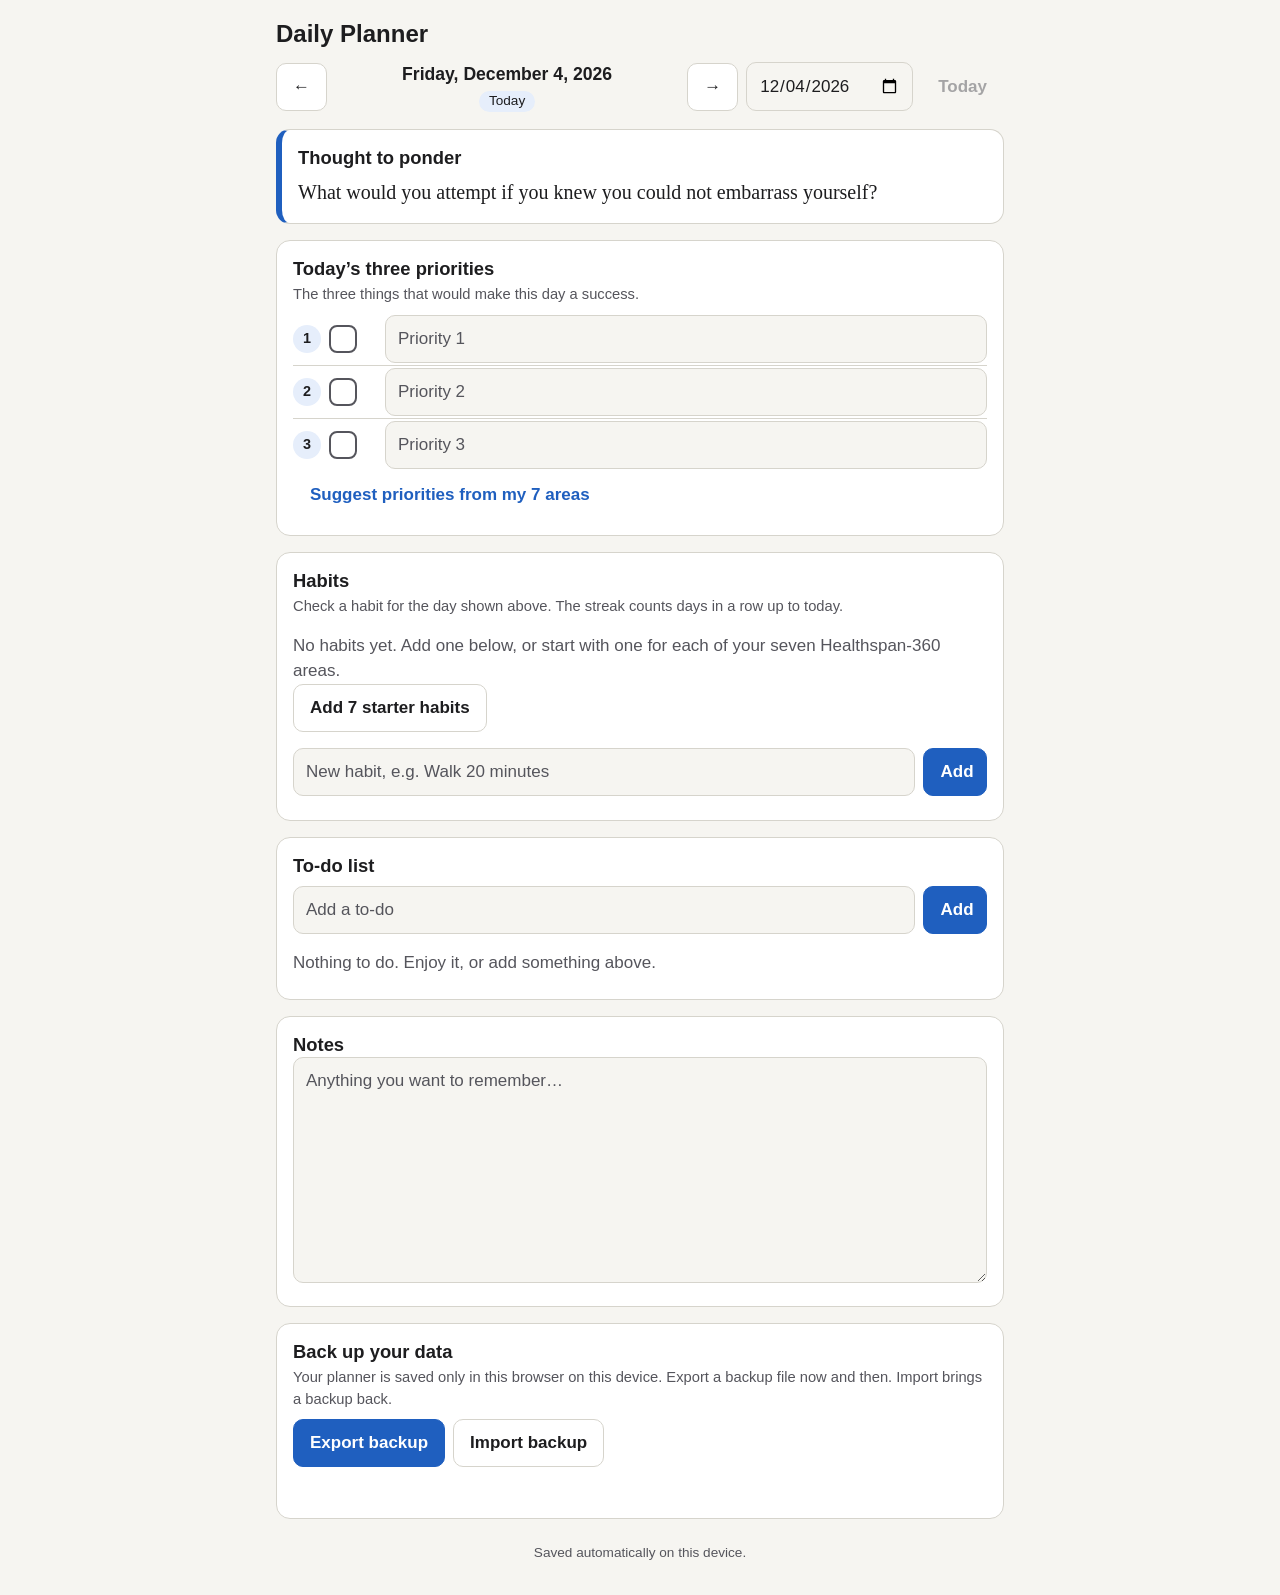
<file: index.html>
<!DOCTYPE html>
<html lang="en">
<head>
  <meta charset="utf-8">
  <meta name="viewport" content="width=device-width, initial-scale=1, viewport-fit=cover">
  <title>Daily Planner</title>
  <meta name="description" content="A personal daily planner: to-dos, three priorities, habits, a thought of the day, and notes.">
  <meta name="color-scheme" content="light dark">
  <meta name="theme-color" content="#f6f5f1" media="(prefers-color-scheme: light)">
  <meta name="theme-color" content="#121214" media="(prefers-color-scheme: dark)">

  <!-- Add to Home Screen (iPad / iPhone) -->
  <meta name="apple-mobile-web-app-capable" content="yes">
  <meta name="mobile-web-app-capable" content="yes">
  <meta name="apple-mobile-web-app-title" content="Planner">
  <meta name="apple-mobile-web-app-status-bar-style" content="default">
  <link rel="apple-touch-icon" href="icons/apple-touch-icon.png">
  <link rel="icon" type="image/png" href="icons/icon-192.png">
  <link rel="manifest" href="manifest.webmanifest">

  <link rel="stylesheet" href="styles.css">
</head>
<body data-app="planner">
  <a class="skip-link" href="#main">Skip to planner</a>

  <div id="warning" class="warning" role="alert" hidden></div>

  <header class="top">
    <h1>Daily Planner</h1>
    <nav class="date-bar" aria-label="Choose a day">
      <button type="button" id="btn-prev" class="btn" aria-label="Previous day">&#8592;</button>
      <div class="date-main">
        <p id="date-title" class="date-title" aria-live="polite"></p>
        <p><span id="date-tag" class="date-tag"></span></p>
      </div>
      <button type="button" id="btn-next" class="btn" aria-label="Next day">&#8594;</button>
      <label class="date-pick">
        <span class="sr-only">Jump to date</span>
        <input type="date" id="date-picker">
      </label>
      <button type="button" id="btn-today" class="btn btn-text">Today</button>
    </nav>
  </header>

  <main id="main">
    <section class="card thought" aria-labelledby="h-thought">
      <h2 id="h-thought">Thought to ponder</h2>
      <p id="thought-text" class="thought-text"></p>
    </section>

    <section class="card" aria-labelledby="h-prio">
      <h2 id="h-prio">Today&rsquo;s three priorities</h2>
      <p class="hint">The three things that would make this day a success.</p>
      <ol id="priority-list" class="list"></ol>
      <button type="button" id="btn-starter-prio" class="btn btn-text">Suggest priorities from my 7 areas</button>
    </section>

    <section class="card" aria-labelledby="h-habits">
      <h2 id="h-habits">Habits</h2>
      <p class="hint">Check a habit for the day shown above. The streak counts days in a row up to today.</p>
      <ul id="habit-list" class="list"></ul>
      <div id="habit-empty" class="empty">
        <p>No habits yet. Add one below, or start with one for each of your seven Healthspan-360 areas.</p>
        <button type="button" id="btn-starter" class="btn">Add 7 starter habits</button>
      </div>
      <form id="habit-form" class="add-form">
        <label class="sr-only" for="habit-input">New habit</label>
        <input type="text" id="habit-input" maxlength="80" placeholder="New habit, e.g. Walk 20 minutes" autocomplete="off">
        <button type="submit" class="btn btn-primary">Add</button>
      </form>
    </section>

    <section class="card" aria-labelledby="h-todo">
      <div class="card-head">
        <h2 id="h-todo">To-do list</h2>
        <span id="todo-count" class="count"></span>
      </div>
      <form id="todo-form" class="add-form">
        <label class="sr-only" for="todo-input">New to-do</label>
        <input type="text" id="todo-input" maxlength="500" placeholder="Add a to-do" autocomplete="off">
        <button type="submit" class="btn btn-primary">Add</button>
      </form>
      <ul id="todo-list" class="list"></ul>
      <p id="todo-empty" class="empty">Nothing to do. Enjoy it, or add something above.</p>
      <button type="button" id="btn-clear-done" class="btn btn-text" hidden>Clear finished to-dos</button>
    </section>

    <section class="card" aria-labelledby="h-notes">
      <h2 id="h-notes">Notes</h2>
      <label class="sr-only" for="notes">Notes</label>
      <textarea id="notes" rows="8" placeholder="Anything you want to remember&hellip;"></textarea>
    </section>

    <section class="card" aria-labelledby="h-data">
      <h2 id="h-data">Back up your data</h2>
      <p class="hint">Your planner is saved only in this browser on this device. Export a backup file now and then. Import brings a backup back.</p>
      <div class="btn-row">
        <button type="button" id="btn-export" class="btn btn-primary">Export backup</button>
        <button type="button" id="btn-import" class="btn">Import backup</button>
        <input type="file" id="import-file" accept="application/json,.json" hidden>
      </div>
      <p id="status" class="status" role="status" aria-live="polite"></p>
    </section>
  </main>

  <footer class="foot"><p>Saved automatically on this device.</p></footer>

  <script src="app.js"></script>
</body>
</html>
</file>
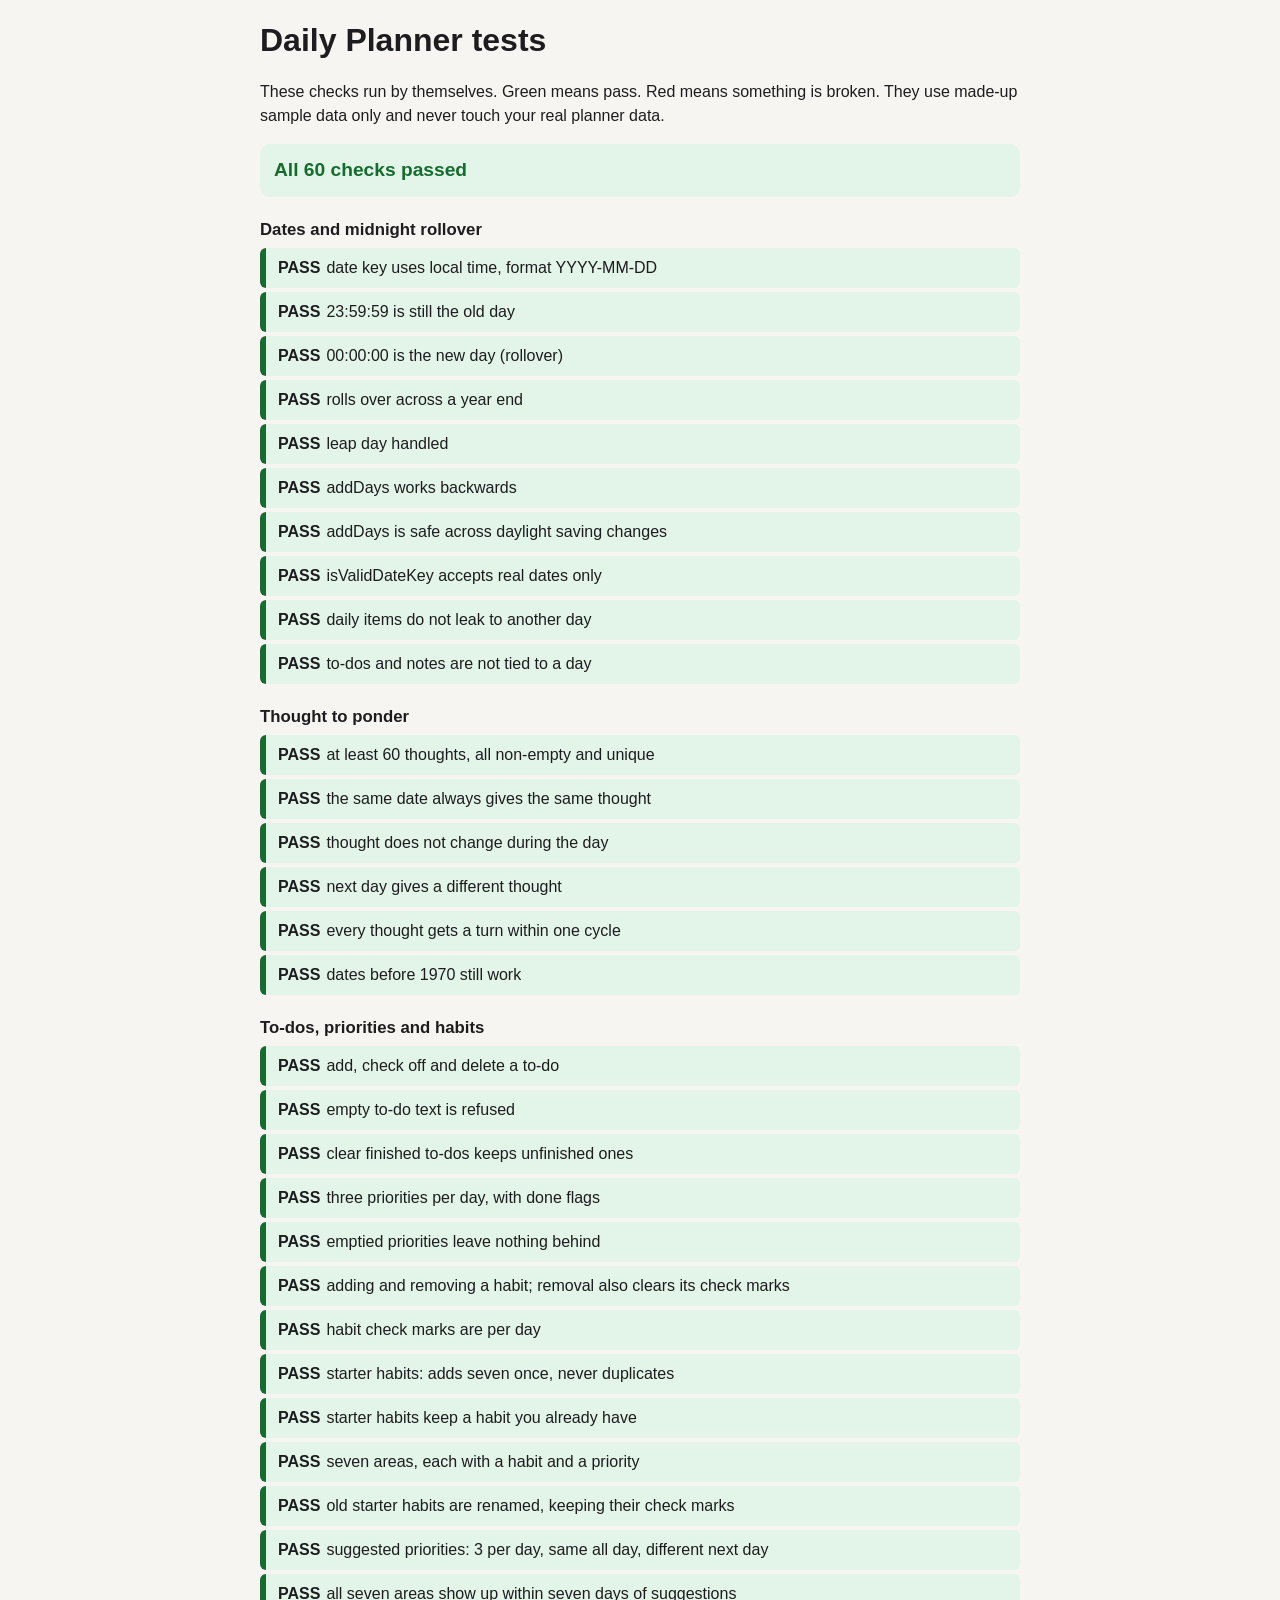
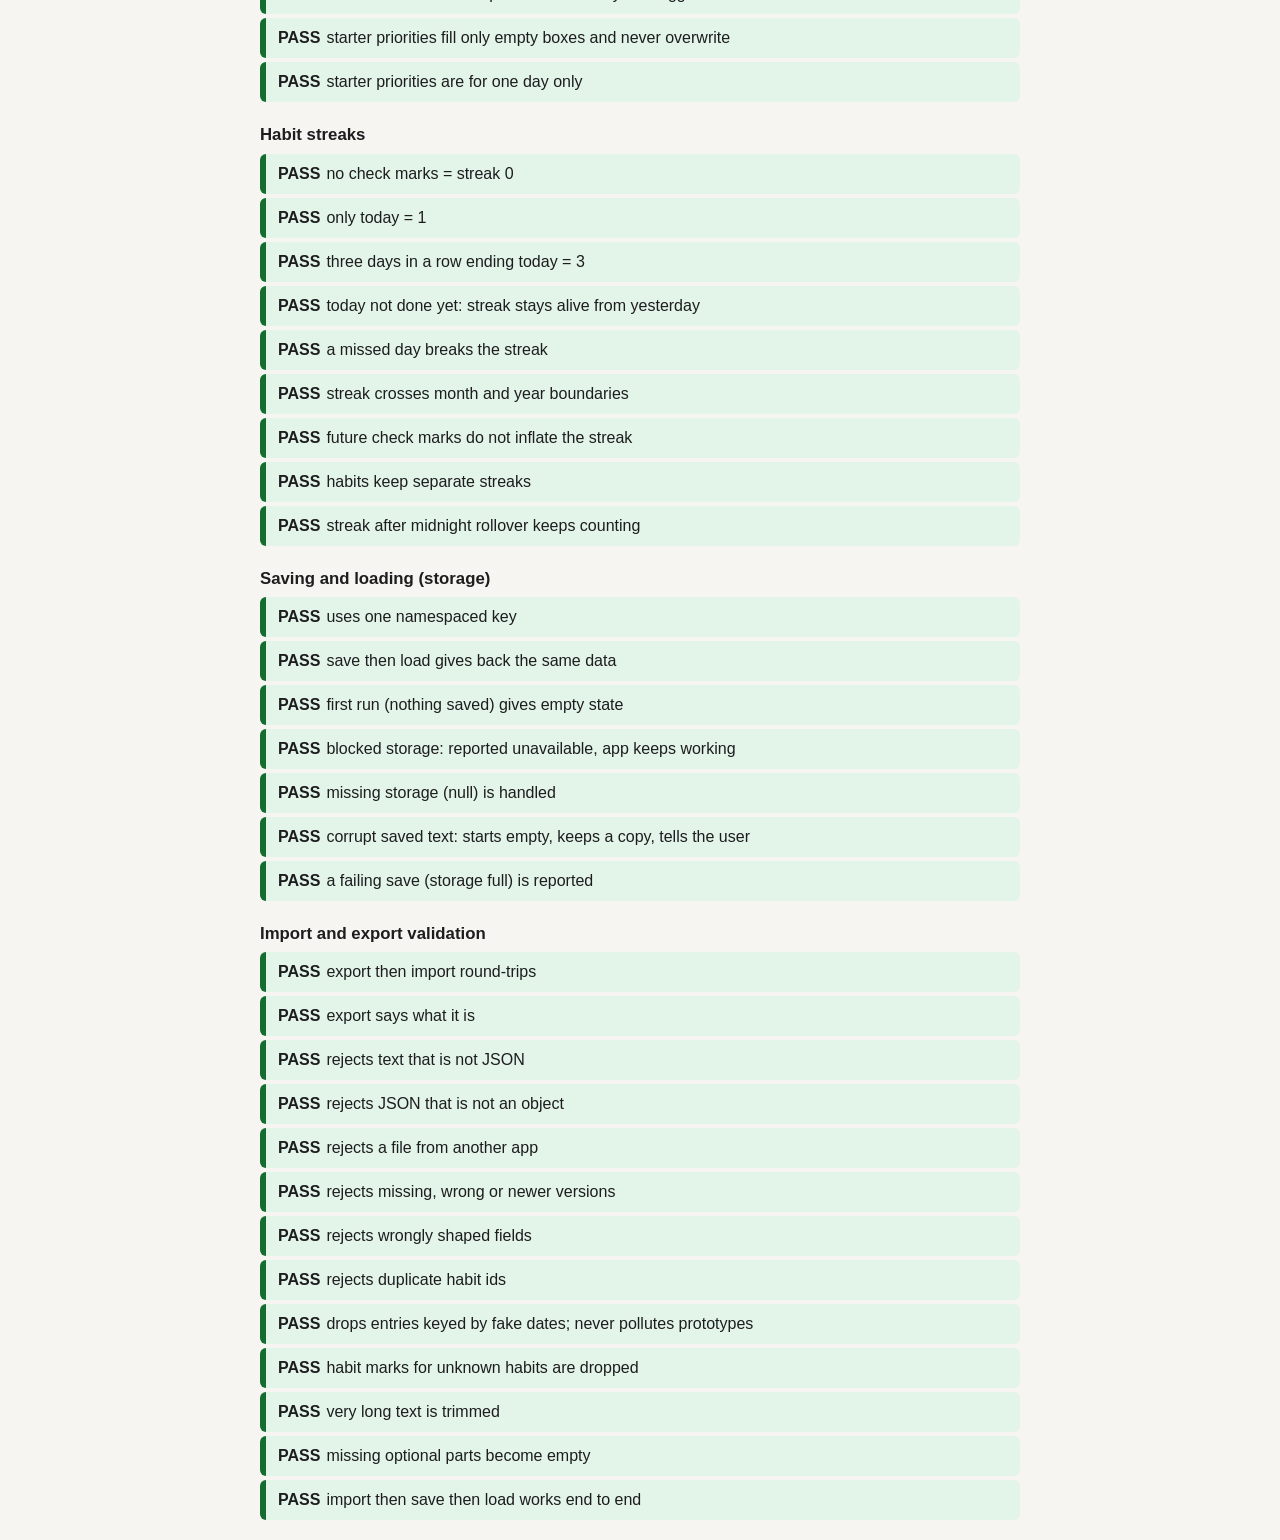
<file: tests.html>
<!DOCTYPE html>
<html lang="en">
<head>
  <meta charset="utf-8">
  <meta name="viewport" content="width=device-width, initial-scale=1">
  <title>Daily Planner tests</title>
  <meta name="color-scheme" content="light dark">
  <style>
    :root { --bg:#f6f5f1; --text:#1d1d1f; --pass:#146c2e; --pass-bg:#e3f4e8; --fail:#a4262c; --fail-bg:#fbe4e5; --line:#d6d4cc; }
    @media (prefers-color-scheme: dark) { :root { --bg:#121214; --text:#f2f2f4; --pass:#7fd49a; --pass-bg:#16301f; --fail:#ff9aa0; --fail-bg:#40191c; --line:#3a3a41; } }
    body { font: 16px/1.5 -apple-system, "Segoe UI", Roboto, sans-serif; background: var(--bg); color: var(--text); max-width: 760px; margin: 0 auto; padding: 16px; }
    h1 { margin: 0 0 4px; }
    #summary { font-size: 1.2rem; font-weight: 700; padding: 12px 14px; border-radius: 10px; margin: 12px 0; }
    #summary.pass { background: var(--pass-bg); color: var(--pass); }
    #summary.fail { background: var(--fail-bg); color: var(--fail); }
    h2 { font-size: 1.05rem; margin: 20px 0 6px; }
    ul { list-style: none; margin: 0; padding: 0; }
    li { padding: 8px 12px; border-left: 6px solid var(--line); margin: 4px 0; border-radius: 6px; }
    li.pass { border-color: var(--pass); background: var(--pass-bg); }
    li.fail { border-color: var(--fail); background: var(--fail-bg); }
    .mark { font-weight: 700; margin-right: 6px; }
    .msg { display: block; font-size: 0.9rem; opacity: 0.9; }
  </style>
</head>
<body>
  <h1>Daily Planner tests</h1>
  <p>These checks run by themselves. Green means pass. Red means something is broken. They use made-up sample data only and never touch your real planner data.</p>
  <div id="summary" role="status">Running&hellip;</div>
  <div id="results"></div>

  <!-- This page has no data-app attribute, so app.js loads only its logic. -->
  <script src="app.js"></script>
  <script>
  (function () {
    var P = window.Planner;
    var groups = [], current = null, passed = 0, failed = 0;

    function group(name) { current = { name: name, items: [] }; groups.push(current); }
    function test(name, fn) {
      try { fn(); current.items.push({ name: name, ok: true }); passed++; }
      catch (e) { current.items.push({ name: name, ok: false, msg: e && e.message ? e.message : String(e) }); failed++; }
    }
    function eq(actual, expected, label) {
      var a = JSON.stringify(actual), b = JSON.stringify(expected);
      if (a !== b) { throw new Error((label ? label + ': ' : '') + 'expected ' + b + ' but got ' + a); }
    }
    function ok(cond, label) { if (!cond) { throw new Error(label || 'condition was false'); } }

    // A pretend localStorage, so tests never touch the real one.
    function fakeStorage(opts) {
      opts = opts || {};
      var data = {};
      return {
        data: data,
        getItem: function (k) { return Object.prototype.hasOwnProperty.call(data, k) ? data[k] : null; },
        setItem: function (k, v) { if (opts.throws) { throw new Error('blocked'); } data[k] = String(v); },
        removeItem: function (k) { delete data[k]; }
      };
    }
    function sample() {
      var s = P.emptyState();
      P.addTodo(s, 'Sample task');
      var h = P.addHabit(s, 'Sample habit');
      P.setHabitDone(s, h.id, '2026-01-02', true);
      P.setPriorityText(s, '2026-01-02', 0, 'Sample priority');
      s.notes = 'Sample note';
      return s;
    }

    /* ---------- Dates and rollover ---------- */
    group('Dates and midnight rollover');
    test('date key uses local time, format YYYY-MM-DD', function () {
      eq(P.todayKey(new Date(2026, 0, 5, 9, 30)), '2026-01-05');
    });
    test('23:59:59 is still the old day', function () {
      eq(P.todayKey(new Date(2026, 5, 30, 23, 59, 59)), '2026-06-30');
    });
    test('00:00:00 is the new day (rollover)', function () {
      eq(P.todayKey(new Date(2026, 6, 1, 0, 0, 0)), '2026-07-01');
    });
    test('rolls over across a year end', function () {
      eq(P.todayKey(new Date(2027, 0, 1, 0, 0, 1)), '2027-01-01');
      eq(P.addDays('2026-12-31', 1), '2027-01-01');
    });
    test('leap day handled', function () {
      eq(P.addDays('2028-02-28', 1), '2028-02-29');
      eq(P.addDays('2027-02-28', 1), '2027-03-01');
    });
    test('addDays works backwards', function () {
      eq(P.addDays('2026-03-01', -1), '2026-02-28');
    });
    test('addDays is safe across daylight saving changes', function () {
      eq(P.addDays('2026-03-08', 1), '2026-03-09');
      eq(P.addDays('2026-11-01', 1), '2026-11-02');
      eq(P.addDays('2026-03-07', 3), '2026-03-10');
    });
    test('isValidDateKey accepts real dates only', function () {
      ok(P.isValidDateKey('2026-02-28'));
      ok(!P.isValidDateKey('2026-02-30'), 'Feb 30');
      ok(!P.isValidDateKey('2026-2-3'), 'no zero padding');
      ok(!P.isValidDateKey('__proto__'), '__proto__');
      ok(!P.isValidDateKey(20260101), 'a number');
      ok(!P.isValidDateKey(null), 'null');
    });
    test('daily items do not leak to another day', function () {
      var s = P.emptyState();
      P.setPriorityText(s, '2026-01-01', 0, 'Only on Jan 1');
      eq(P.getPriorities(s, '2026-01-01')[0].text, 'Only on Jan 1');
      eq(P.getPriorities(s, '2026-01-02')[0].text, '');
    });
    test('to-dos and notes are not tied to a day', function () {
      var s = P.emptyState();
      P.addTodo(s, 'Carry over'); s.notes = 'Keep me';
      // Nothing about a date is stored on them, so they appear every day.
      ok(!('date' in s.todos[0]), 'todo has no date');
      eq(s.notes, 'Keep me');
    });

    /* ---------- Thoughts ---------- */
    group('Thought to ponder');
    test('at least 60 thoughts, all non-empty and unique', function () {
      ok(P.THOUGHTS.length >= 60, 'only ' + P.THOUGHTS.length);
      var seen = {};
      P.THOUGHTS.forEach(function (t) {
        ok(typeof t === 'string' && t.length > 10, 'empty thought');
        ok(!seen[t], 'duplicate: ' + t); seen[t] = true;
      });
    });
    test('the same date always gives the same thought', function () {
      eq(P.thoughtFor('2026-05-05'), P.thoughtFor('2026-05-05'));
    });
    test('thought does not change during the day', function () {
      var morning = P.thoughtFor(P.todayKey(new Date(2026, 4, 5, 6, 0)));
      var night = P.thoughtFor(P.todayKey(new Date(2026, 4, 5, 23, 59)));
      eq(morning, night);
    });
    test('next day gives a different thought', function () {
      ok(P.thoughtFor('2026-05-05') !== P.thoughtFor('2026-05-06'));
    });
    test('every thought gets a turn within one cycle', function () {
      var seen = {}, d = '2026-01-01', n;
      for (n = 0; n < P.THOUGHTS.length; n++) { seen[P.thoughtFor(d)] = true; d = P.addDays(d, 1); }
      eq(Object.keys(seen).length, P.THOUGHTS.length);
    });
    test('dates before 1970 still work', function () {
      ok(typeof P.thoughtFor('1960-06-15') === 'string' && P.thoughtFor('1960-06-15').length > 0);
    });

    /* ---------- To-dos, priorities, habits ---------- */
    group('To-dos, priorities and habits');
    test('add, check off and delete a to-do', function () {
      var s = P.emptyState();
      var t = P.addTodo(s, '  Buy   sample milk ');
      eq(t.text, 'Buy sample milk', 'whitespace tidied');
      eq(s.todos.length, 1);
      P.toggleTodo(s, t.id); ok(s.todos[0].done, 'checked');
      P.toggleTodo(s, t.id); ok(!s.todos[0].done, 'unchecked');
      P.deleteTodo(s, t.id); eq(s.todos.length, 0);
    });
    test('empty to-do text is refused', function () {
      var s = P.emptyState();
      eq(P.addTodo(s, '   '), null); eq(s.todos.length, 0);
    });
    test('clear finished to-dos keeps unfinished ones', function () {
      var s = P.emptyState();
      var a = P.addTodo(s, 'A'); P.addTodo(s, 'B'); P.toggleTodo(s, a.id);
      eq(P.clearDoneTodos(s), 1); eq(s.todos.map(function (t) { return t.text; }), ['B']);
    });
    test('three priorities per day, with done flags', function () {
      var s = P.emptyState();
      eq(P.getPriorities(s, '2026-01-01').length, 3);
      P.setPriorityText(s, '2026-01-01', 2, 'Third'); P.setPriorityDone(s, '2026-01-01', 2, true);
      var p = P.getPriorities(s, '2026-01-01');
      eq(p[2], { text: 'Third', done: true });
      ok(!P.setPriorityText(s, '2026-01-01', 3, 'x'), 'index 3 refused');
    });
    test('emptied priorities leave nothing behind', function () {
      var s = P.emptyState();
      P.setPriorityText(s, '2026-01-01', 0, 'x'); P.setPriorityText(s, '2026-01-01', 0, '');
      eq(Object.keys(s.priorities).length, 0);
    });
    test('adding and removing a habit; removal also clears its check marks', function () {
      var s = P.emptyState();
      var h = P.addHabit(s, 'Sample habit');
      P.setHabitDone(s, h.id, '2026-01-01', true);
      ok(P.isHabitDone(s, h.id, '2026-01-01'));
      P.removeHabit(s, h.id);
      eq(s.habits.length, 0); eq(Object.keys(s.habitLog).length, 0);
    });
    test('habit check marks are per day', function () {
      var s = P.emptyState(); var h = P.addHabit(s, 'H');
      P.setHabitDone(s, h.id, '2026-01-01', true);
      ok(P.isHabitDone(s, h.id, '2026-01-01')); ok(!P.isHabitDone(s, h.id, '2026-01-02'));
      P.setHabitDone(s, h.id, '2026-01-01', false); ok(!P.isHabitDone(s, h.id, '2026-01-01'));
    });

    test('starter habits: adds seven once, never duplicates', function () {
      var s = P.emptyState();
      eq(P.addStarterHabits(s), 7); eq(s.habits.length, 7);
      eq(P.addStarterHabits(s), 0); eq(s.habits.length, 7);
    });
    test('starter habits keep a habit you already have', function () {
      var s = P.emptyState(); P.addHabit(s, P.STARTER_HABITS[0]);
      eq(P.addStarterHabits(s), 6); eq(s.habits.length, 7);
    });

    test('seven areas, each with a habit and a priority', function () {
      eq(P.AREAS.length, 7);
      P.AREAS.forEach(function (a) { ok(a.habit && a.priority, 'missing text'); });
    });
    test('old starter habits are renamed, keeping their check marks', function () {
      var s = P.emptyState(); var h = P.addHabit(s, 'Move: exercise or walk 20+ minutes');
      P.setHabitDone(s, h.id, '2026-01-01', true);
      eq(P.addStarterHabits(s), 6); eq(s.habits.length, 7);
      eq(s.habits[0].name, P.STARTER_HABITS[0]); ok(P.isHabitDone(s, h.id, '2026-01-01'));
    });
    test('suggested priorities: 3 per day, same all day, different next day', function () {
      eq(P.suggestedPriorities('2026-05-05').length, 3);
      eq(P.suggestedPriorities('2026-05-05'), P.suggestedPriorities('2026-05-05'));
      ok(P.suggestedPriorities('2026-05-05')[0] !== P.suggestedPriorities('2026-05-06')[0]);
    });
    test('all seven areas show up within seven days of suggestions', function () {
      var seen = {}, d = '2026-05-01', n;
      for (n = 0; n < 7; n++) { P.suggestedPriorities(d).forEach(function (t) { seen[t] = true; }); d = P.addDays(d, 1); }
      eq(Object.keys(seen).length, 7);
    });
    test('starter priorities fill only empty boxes and never overwrite', function () {
      var s = P.emptyState(); P.setPriorityText(s, '2026-05-05', 1, 'My own');
      eq(P.addStarterPriorities(s, '2026-05-05'), 2);
      var p = P.getPriorities(s, '2026-05-05');
      eq(p[1].text, 'My own'); ok(p[0].text && p[2].text);
      eq(P.addStarterPriorities(s, '2026-05-05'), 0);
    });
    test('starter priorities are for one day only', function () {
      var s = P.emptyState(); P.addStarterPriorities(s, '2026-05-05');
      eq(P.getPriorities(s, '2026-05-06')[0].text, '');
    });

    /* ---------- Streaks ---------- */
    group('Habit streaks');
    function streakWith(days, today) {
      var s = P.emptyState(); var h = P.addHabit(s, 'H');
      days.forEach(function (d) { P.setHabitDone(s, h.id, d, true); });
      return P.currentStreak(s, h.id, today);
    }
    test('no check marks = streak 0', function () { eq(streakWith([], '2026-03-10'), 0); });
    test('only today = 1', function () { eq(streakWith(['2026-03-10'], '2026-03-10'), 1); });
    test('three days in a row ending today = 3', function () {
      eq(streakWith(['2026-03-08', '2026-03-09', '2026-03-10'], '2026-03-10'), 3);
    });
    test('today not done yet: streak stays alive from yesterday', function () {
      eq(streakWith(['2026-03-08', '2026-03-09'], '2026-03-10'), 2);
    });
    test('a missed day breaks the streak', function () {
      eq(streakWith(['2026-03-07', '2026-03-08', '2026-03-10'], '2026-03-10'), 1);
      eq(streakWith(['2026-03-05', '2026-03-06'], '2026-03-10'), 0);
    });
    test('streak crosses month and year boundaries', function () {
      eq(streakWith(['2026-12-30', '2026-12-31', '2027-01-01', '2027-01-02'], '2027-01-02'), 4);
    });
    test('future check marks do not inflate the streak', function () {
      eq(streakWith(['2026-03-10', '2026-03-11', '2026-03-12'], '2026-03-10'), 1);
    });
    test('habits keep separate streaks', function () {
      var s = P.emptyState(); var a = P.addHabit(s, 'A'); var b = P.addHabit(s, 'B');
      P.setHabitDone(s, a.id, '2026-03-10', true); P.setHabitDone(s, a.id, '2026-03-09', true);
      P.setHabitDone(s, b.id, '2026-03-10', true);
      eq(P.currentStreak(s, a.id, '2026-03-10'), 2); eq(P.currentStreak(s, b.id, '2026-03-10'), 1);
    });
    test('streak after midnight rollover keeps counting', function () {
      var s = P.emptyState(); var h = P.addHabit(s, 'H');
      P.setHabitDone(s, h.id, '2026-03-09', true); P.setHabitDone(s, h.id, '2026-03-10', true);
      eq(P.currentStreak(s, h.id, P.todayKey(new Date(2026, 2, 10, 23, 59))), 2);
      eq(P.currentStreak(s, h.id, P.todayKey(new Date(2026, 2, 11, 0, 0))), 2, 'alive until the new day ends');
      eq(P.currentStreak(s, h.id, P.todayKey(new Date(2026, 2, 12, 0, 0))), 0, 'broken after a missed day');
    });

    /* ---------- Storage ---------- */
    group('Saving and loading (storage)');
    test('uses one namespaced key', function () {
      var fs = fakeStorage(); var store = P.createStore(fs);
      store.save(sample());
      eq(Object.keys(fs.data), [P.STORAGE_KEY]); eq(P.STORAGE_KEY, 'dailyPlanner.v1');
    });
    test('save then load gives back the same data', function () {
      var fs = fakeStorage(); var s = sample();
      P.createStore(fs).save(s);
      eq(P.createStore(fs).load(), s);
    });
    test('first run (nothing saved) gives empty state', function () {
      eq(P.createStore(fakeStorage()).load(), P.emptyState());
    });
    test('blocked storage: reported unavailable, app keeps working', function () {
      var store = P.createStore(fakeStorage({ throws: true }));
      ok(!store.available, 'available should be false');
      eq(store.save(sample()), false);
      ok(store.saveProblem, 'saveProblem set');
      eq(store.load().notes, 'Sample note', 'kept in memory for this visit');
    });
    test('missing storage (null) is handled', function () {
      var store = P.createStore(null); ok(!store.available); eq(store.load(), P.emptyState());
    });
    test('corrupt saved text: starts empty, keeps a copy, tells the user', function () {
      var fs = fakeStorage(); fs.data[P.STORAGE_KEY] = '{ not json';
      var store = P.createStore(fs);
      eq(store.load(), P.emptyState()); ok(store.loadProblem, 'loadProblem set');
      eq(fs.data[P.STORAGE_KEY + '.unreadable'], '{ not json');
    });
    test('a failing save (storage full) is reported', function () {
      var fs = fakeStorage(); var store = P.createStore(fs);
      fs.setItem = function () { throw new Error('quota'); };
      eq(store.save(sample()), false); ok(store.saveProblem);
    });

    /* ---------- Import / export ---------- */
    group('Import and export validation');
    function exported(mutate) {
      var env = P.buildExport(sample(), new Date(2026, 0, 2, 12, 0, 0));
      if (mutate) { mutate(env); }
      return JSON.stringify(env);
    }
    test('export then import round-trips', function () {
      var r = P.validateImport(exported());
      ok(r.ok, r.error);
      eq(r.state.todos.length, 1); eq(r.state.habits.length, 1); eq(r.state.notes, 'Sample note');
      eq(P.getPriorities(r.state, '2026-01-02')[0].text, 'Sample priority');
      ok(P.isHabitDone(r.state, r.state.habits[0].id, '2026-01-02'));
    });
    test('export says what it is', function () {
      var env = P.buildExport(P.emptyState());
      eq(env.app, 'dailyPlanner'); eq(env.version, 1); ok(typeof env.exportedAt === 'string');
    });
    test('rejects text that is not JSON', function () { ok(!P.validateImport('hello').ok); });
    test('rejects JSON that is not an object', function () {
      ok(!P.validateImport('[1,2,3]').ok); ok(!P.validateImport('null').ok); ok(!P.validateImport('"x"').ok);
    });
    test('rejects a file from another app', function () {
      ok(!P.validateImport(exported(function (e) { e.app = 'somethingElse'; })).ok);
      ok(!P.validateImport('{"todos":[]}').ok);
    });
    test('rejects missing, wrong or newer versions', function () {
      ok(!P.validateImport(exported(function (e) { delete e.version; })).ok, 'missing');
      ok(!P.validateImport(exported(function (e) { e.version = '1'; })).ok, 'text version');
      ok(!P.validateImport(exported(function (e) { e.version = 99; })).ok, 'newer');
    });
    test('rejects wrongly shaped fields', function () {
      ok(!P.validateImport(exported(function (e) { e.data.todos = 'nope'; })).ok, 'todos');
      ok(!P.validateImport(exported(function (e) { e.data.todos = [{ text: 5, done: false }]; })).ok, 'todo text');
      ok(!P.validateImport(exported(function (e) { e.data.todos = [{ text: 'a', done: 'yes' }]; })).ok, 'todo done');
      ok(!P.validateImport(exported(function (e) { e.data.habits = [{ name: 'x' }]; })).ok, 'habit id');
      ok(!P.validateImport(exported(function (e) { e.data.notes = 12; })).ok, 'notes');
      ok(!P.validateImport(exported(function (e) { e.data.priorities = []; })).ok, 'priorities');
      ok(!P.validateImport(exported(function (e) { e.data = 'x'; })).ok, 'data');
    });
    test('rejects duplicate habit ids', function () {
      ok(!P.validateImport(exported(function (e) {
        e.data.habits = [{ id: 'a', name: 'A' }, { id: 'a', name: 'B' }];
      })).ok);
    });
    test('drops entries keyed by fake dates; never pollutes prototypes', function () {
      var text = '{"app":"dailyPlanner","version":1,"data":{"priorities":{"__proto__":[{"text":"x","done":true},{},{}],"2026-13-45":[{"text":"x"}],"2026-01-03":[{"text":"ok"},{},{}]},"habitLog":{"__proto__":["a"],"constructor":["a"]}}}';
      var r = P.validateImport(text);
      ok(r.ok, r.error);
      eq(Object.keys(r.state.priorities), ['2026-01-03']);
      eq(Object.keys(r.state.habitLog).length, 0);
      ok(({}).done === undefined, 'Object.prototype untouched');
    });
    test('habit marks for unknown habits are dropped', function () {
      var r = P.validateImport(exported(function (e) { e.data.habitLog['2026-01-05'] = ['ghost']; }));
      ok(r.ok); ok(!r.state.habitLog['2026-01-05']);
    });
    test('very long text is trimmed', function () {
      var r = P.validateImport(exported(function (e) { e.data.todos[0].text = new Array(2001).join('a'); }));
      ok(r.ok); eq(r.state.todos[0].text.length, 500);
    });
    test('missing optional parts become empty', function () {
      var r = P.validateImport('{"app":"dailyPlanner","version":1,"data":{}}');
      ok(r.ok); eq(r.state, P.emptyState());
    });
    test('import then save then load works end to end', function () {
      var r = P.validateImport(exported()); var fs = fakeStorage();
      P.createStore(fs).save(r.state);
      eq(P.createStore(fs).load().notes, 'Sample note');
    });

    /* ---------- Show results ---------- */
    var out = document.getElementById('results');
    groups.forEach(function (g) {
      var h = document.createElement('h2'); h.textContent = g.name; out.appendChild(h);
      var ul = document.createElement('ul');
      g.items.forEach(function (it) {
        var li = document.createElement('li'); li.className = it.ok ? 'pass' : 'fail';
        var mark = document.createElement('span'); mark.className = 'mark'; mark.textContent = it.ok ? 'PASS' : 'FAIL';
        li.appendChild(mark); li.appendChild(document.createTextNode(it.name));
        if (!it.ok) { var m = document.createElement('span'); m.className = 'msg'; m.textContent = it.msg; li.appendChild(m); }
        ul.appendChild(li);
      });
      out.appendChild(ul);
    });
    var sum = document.getElementById('summary');
    sum.className = failed ? 'fail' : 'pass';
    sum.textContent = failed ? failed + ' failed, ' + passed + ' passed' : 'All ' + passed + ' checks passed';
    document.title = (failed ? 'FAIL' : 'PASS') + ' - Daily Planner tests';
  })();
  </script>
</body>
</html>
</file>
<file: styles.css>
/* Daily Planner styles. Light and dark come from the device setting. */
:root {
  --bg: #f6f5f1;
  --surface: #ffffff;
  --text: #1d1d1f;
  --muted: #55555c;
  --line: #d6d4cc;
  --accent: #1f5fbf;
  --accent-text: #ffffff;
  --accent-soft: #e6eefb;
  --warn-bg: #fff1d6;
  --warn-text: #5a3a00;
  --warn-line: #c98a00;
  --error: #a4262c;
  --ok: #1d6b3a;
  --radius: 14px;
  --tap: 48px;
  color-scheme: light dark;
}
@media (prefers-color-scheme: dark) {
  :root {
    --bg: #121214;
    --surface: #1d1d21;
    --text: #f2f2f4;
    --muted: #a9a9b3;
    --line: #3a3a41;
    --accent: #8db8ff;
    --accent-text: #0b1a30;
    --accent-soft: #1f2a3d;
    --warn-bg: #3a2c07;
    --warn-text: #ffe2a0;
    --warn-line: #d9a21f;
    --error: #ff9aa0;
    --ok: #7fd49a;
  }
}

* { box-sizing: border-box; }
html { -webkit-text-size-adjust: 100%; }
body {
  margin: 0;
  background: var(--bg);
  color: var(--text);
  font: 17px/1.5 -apple-system, BlinkMacSystemFont, "Segoe UI", Roboto, Helvetica, Arial, sans-serif;
  padding: env(safe-area-inset-top) env(safe-area-inset-right) env(safe-area-inset-bottom) env(safe-area-inset-left);
}
h1, h2, p { margin: 0; }
h1 { font-size: 1.5rem; line-height: 1.2; }
h2 { font-size: 1.15rem; line-height: 1.3; }

.sr-only {
  position: absolute; width: 1px; height: 1px; margin: -1px; padding: 0;
  overflow: hidden; clip: rect(0 0 0 0); white-space: nowrap; border: 0;
}
.skip-link {
  position: absolute; left: 8px; top: -60px; z-index: 10;
  background: var(--accent); color: var(--accent-text);
  padding: 10px 14px; border-radius: 8px;
}
.skip-link:focus { top: 8px; }

/* Focus: always visible */
:focus-visible { outline: 3px solid var(--accent); outline-offset: 2px; }

/* Warning banner */
.warning {
  background: var(--warn-bg); color: var(--warn-text);
  border-bottom: 3px solid var(--warn-line);
  padding: 12px 16px; font-weight: 600;
}
.warning[hidden] { display: none; }

/* Header */
.top { max-width: 760px; margin: 0 auto; padding: 20px 16px 8px; }
.date-bar {
  margin-top: 12px; display: flex; flex-wrap: wrap; align-items: center; gap: 8px;
}
.date-main { flex: 1 1 180px; text-align: center; order: 0; min-width: 0; }
#btn-prev { order: -1; }
.date-title { font-size: 1.1rem; font-weight: 650; }
.date-tag {
  display: inline-block; margin-top: 2px; padding: 0 10px; border-radius: 99px;
  background: var(--accent-soft); color: var(--text); font-size: 0.85rem;
}
.date-pick input { min-height: var(--tap); }

main { max-width: 760px; margin: 0 auto; padding: 8px 16px 24px; display: grid; gap: 16px; }

.card {
  background: var(--surface); border: 1px solid var(--line);
  border-radius: var(--radius); padding: 16px;
}
.card-head { display: flex; justify-content: space-between; align-items: baseline; gap: 8px; }
.count { color: var(--muted); font-size: 0.9rem; }
.hint { color: var(--muted); font-size: 0.92rem; margin: 2px 0 8px; }
.empty { color: var(--muted); padding: 8px 0; }
.empty[hidden] { display: none; }

.thought { border-left: 6px solid var(--accent); }
.thought-text { font-family: Georgia, "Times New Roman", serif; font-size: 1.25rem; line-height: 1.45; margin-top: 8px; }

/* Lists */
.list { list-style: none; margin: 8px 0 0; padding: 0; }
.row {
  display: flex; align-items: center; gap: 8px;
  min-height: var(--tap); border-top: 1px solid var(--line); padding: 2px 0;
}
.row:first-child { border-top: 0; }
.grow { flex: 1 1 auto; min-width: 0; }
.num {
  width: 28px; height: 28px; flex: none; border-radius: 50%;
  display: grid; place-items: center; font-weight: 700; font-size: 0.9rem;
  background: var(--accent-soft); color: var(--text);
}

/* Custom check boxes (the real input stays, for keyboards and screen readers) */
.check {
  position: relative; display: flex; align-items: center; gap: 12px;
  min-height: var(--tap); min-width: var(--tap); cursor: pointer;
}
.check input {
  position: absolute; inset: 0; width: 100%; height: 100%;
  margin: 0; opacity: 0; cursor: pointer;
}
.box {
  flex: none; width: 28px; height: 28px; border: 2px solid var(--muted);
  border-radius: 8px; background: var(--surface); position: relative;
  pointer-events: none;
}
.check input:checked + .box { background: var(--accent); border-color: var(--accent); }
.check input:checked + .box::after {
  content: ""; position: absolute; left: 8px; top: 2px; width: 7px; height: 14px;
  border: solid var(--accent-text); border-width: 0 3px 3px 0; transform: rotate(45deg);
}
.check input:focus-visible + .box { outline: 3px solid var(--accent); outline-offset: 3px; }
.label-text { overflow-wrap: anywhere; pointer-events: none; }
.is-done { text-decoration: line-through; color: var(--muted); }

/* Form controls */
input[type="text"], input[type="date"], textarea {
  font: inherit; color: var(--text); background: var(--bg);
  border: 1.5px solid var(--line); border-radius: 10px;
  padding: 10px 12px; min-height: var(--tap); width: 100%;
}
input[type="date"] { width: auto; }
textarea { resize: vertical; line-height: 1.5; }
input::placeholder, textarea::placeholder { color: var(--muted); opacity: 1; }
input[type="text"]:focus, input[type="date"]:focus, textarea:focus { border-color: var(--accent); }
.row input[type="text"] { flex: 1 1 auto; min-width: 0; }

.add-form { display: flex; gap: 8px; margin: 8px 0; }

.btn {
  font: inherit; font-weight: 600; color: var(--text); background: var(--surface);
  border: 1.5px solid var(--line); border-radius: 10px;
  min-height: var(--tap); min-width: var(--tap); padding: 8px 16px; cursor: pointer;
  touch-action: manipulation;
}
.btn:hover { border-color: var(--accent); }
.btn:active { background: var(--accent-soft); }
.btn:disabled { opacity: 0.5; cursor: default; }
.btn-primary { background: var(--accent); color: var(--accent-text); border-color: var(--accent); }
.btn-primary:active { filter: brightness(0.9); background: var(--accent); }
.btn-text { border-color: transparent; background: transparent; color: var(--accent); }
.btn-text:disabled { color: var(--muted); }
.btn-row { display: flex; flex-wrap: wrap; gap: 8px; margin-top: 8px; }
[hidden] { display: none !important; }
#btn-clear-done { margin-top: 4px; }

.icon-btn {
  flex: none; width: var(--tap); height: var(--tap); border: 0; background: transparent;
  color: var(--muted); font-size: 1.6rem; line-height: 1; border-radius: 10px;
  cursor: pointer; touch-action: manipulation;
}
.icon-btn:hover { color: var(--error); }

.streak-wrap { flex: none; }
.streak {
  display: inline-block; min-width: 64px; text-align: center; padding: 2px 10px;
  border-radius: 99px; border: 1px solid var(--line); color: var(--muted);
  font-size: 0.9rem; font-variant-numeric: tabular-nums;
}
.streak-on { background: var(--accent-soft); color: var(--text); border-color: var(--accent); font-weight: 650; }

.status { min-height: 1.5em; margin-top: 10px; color: var(--ok); font-weight: 600; }
.status-error { color: var(--error); }

.foot { text-align: center; color: var(--muted); font-size: 0.85rem; padding: 0 16px 32px; }

@media (max-width: 480px) {
  .date-pick { flex: 1 1 auto; }
  .date-pick input { width: 100%; }
  .date-bar .btn-text { flex: none; }
}
@media (prefers-reduced-motion: reduce) { * { transition: none !important; animation: none !important; } }
</file>
